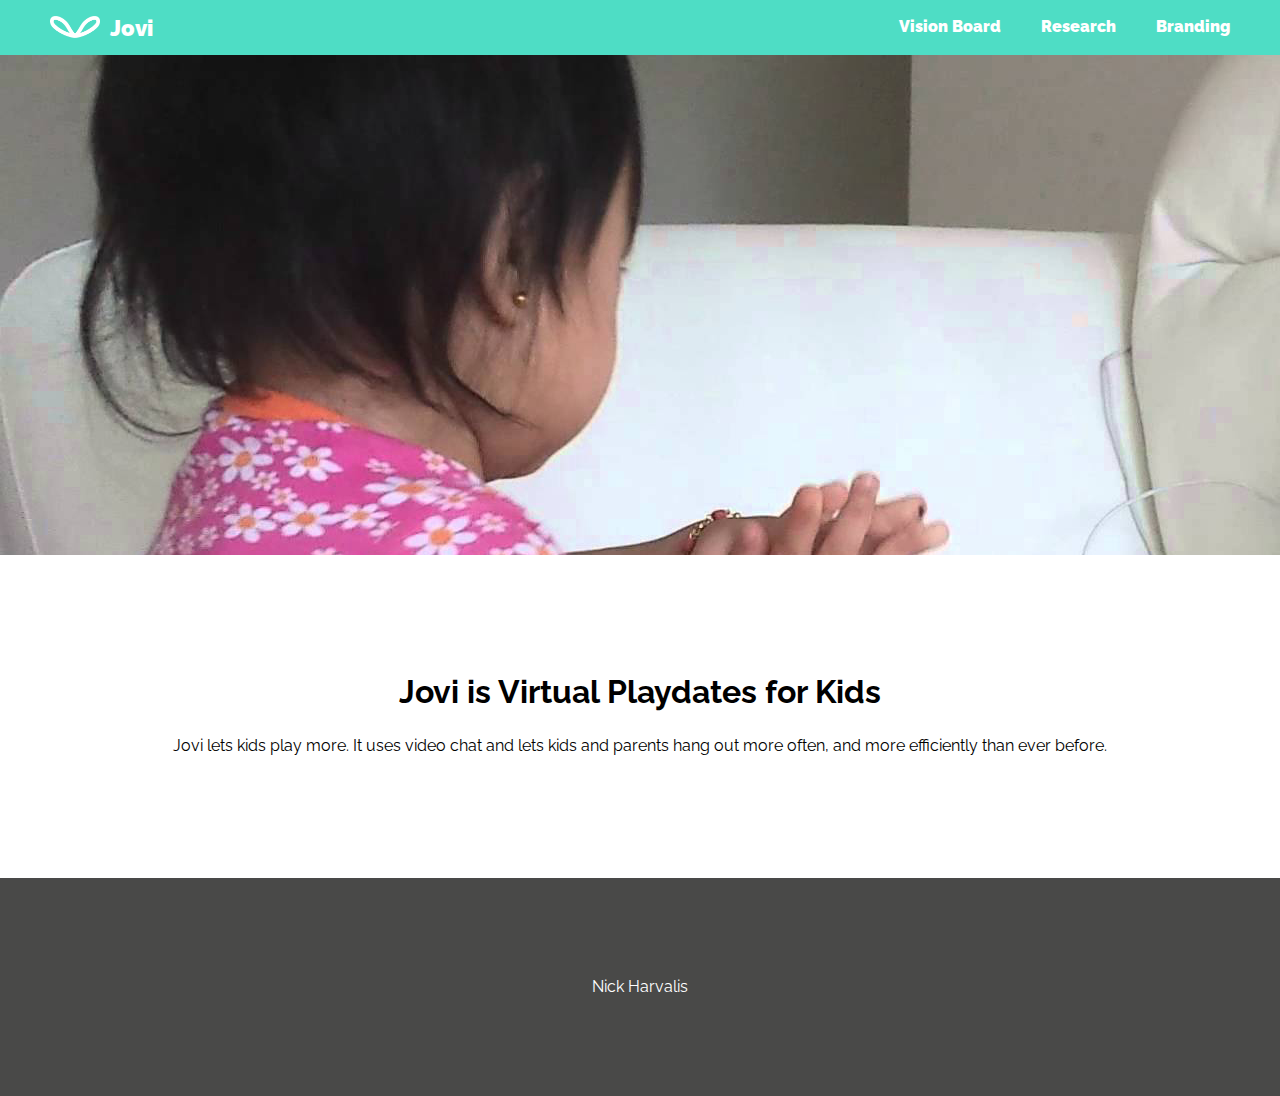
<file: Portfolio_539_Jovi/index.html>
<!DOCTYPE HTML>
<html lang="en">
	<head>
	  <meta charset="UTF-8">
	  <title>Jovi</title>
	  <link href="https://fonts.googleapis.com/css?family=Raleway" rel="stylesheet">
	  <link rel="stylesheet" href="stylesheets/normalize.css">
	  <link rel="stylesheet" href="stylesheets/styles.css">
	</head>

	<body>
		<div class="header">
			<ul class="header-left">
				<li><a href=""><img src="images/Logo_portfolio.png" width="50px"></a></li>
				<li class="brand"><a href="##">Jovi</a></li>
			</ul>
			<ul class="header-right">
				<li><a href="##">Vision Board</a></li>
				<li><a href="##">Research</a></li>
				<li><a href="##">Branding</a></li>
			</ul>
		</div>

		<div class="home-image">
		</div>

		<div class="home-text">
			<h1>Jovi is Virtual Playdates for Kids</h1>
			<p>Jovi lets kids play more. It uses video chat and lets kids and parents hang out more often, and more efficiently than ever before. </p>
		</div>
	</body>

	<footer>
		<span>Nick Harvalis</span>
	</footer>
</html>
</file>
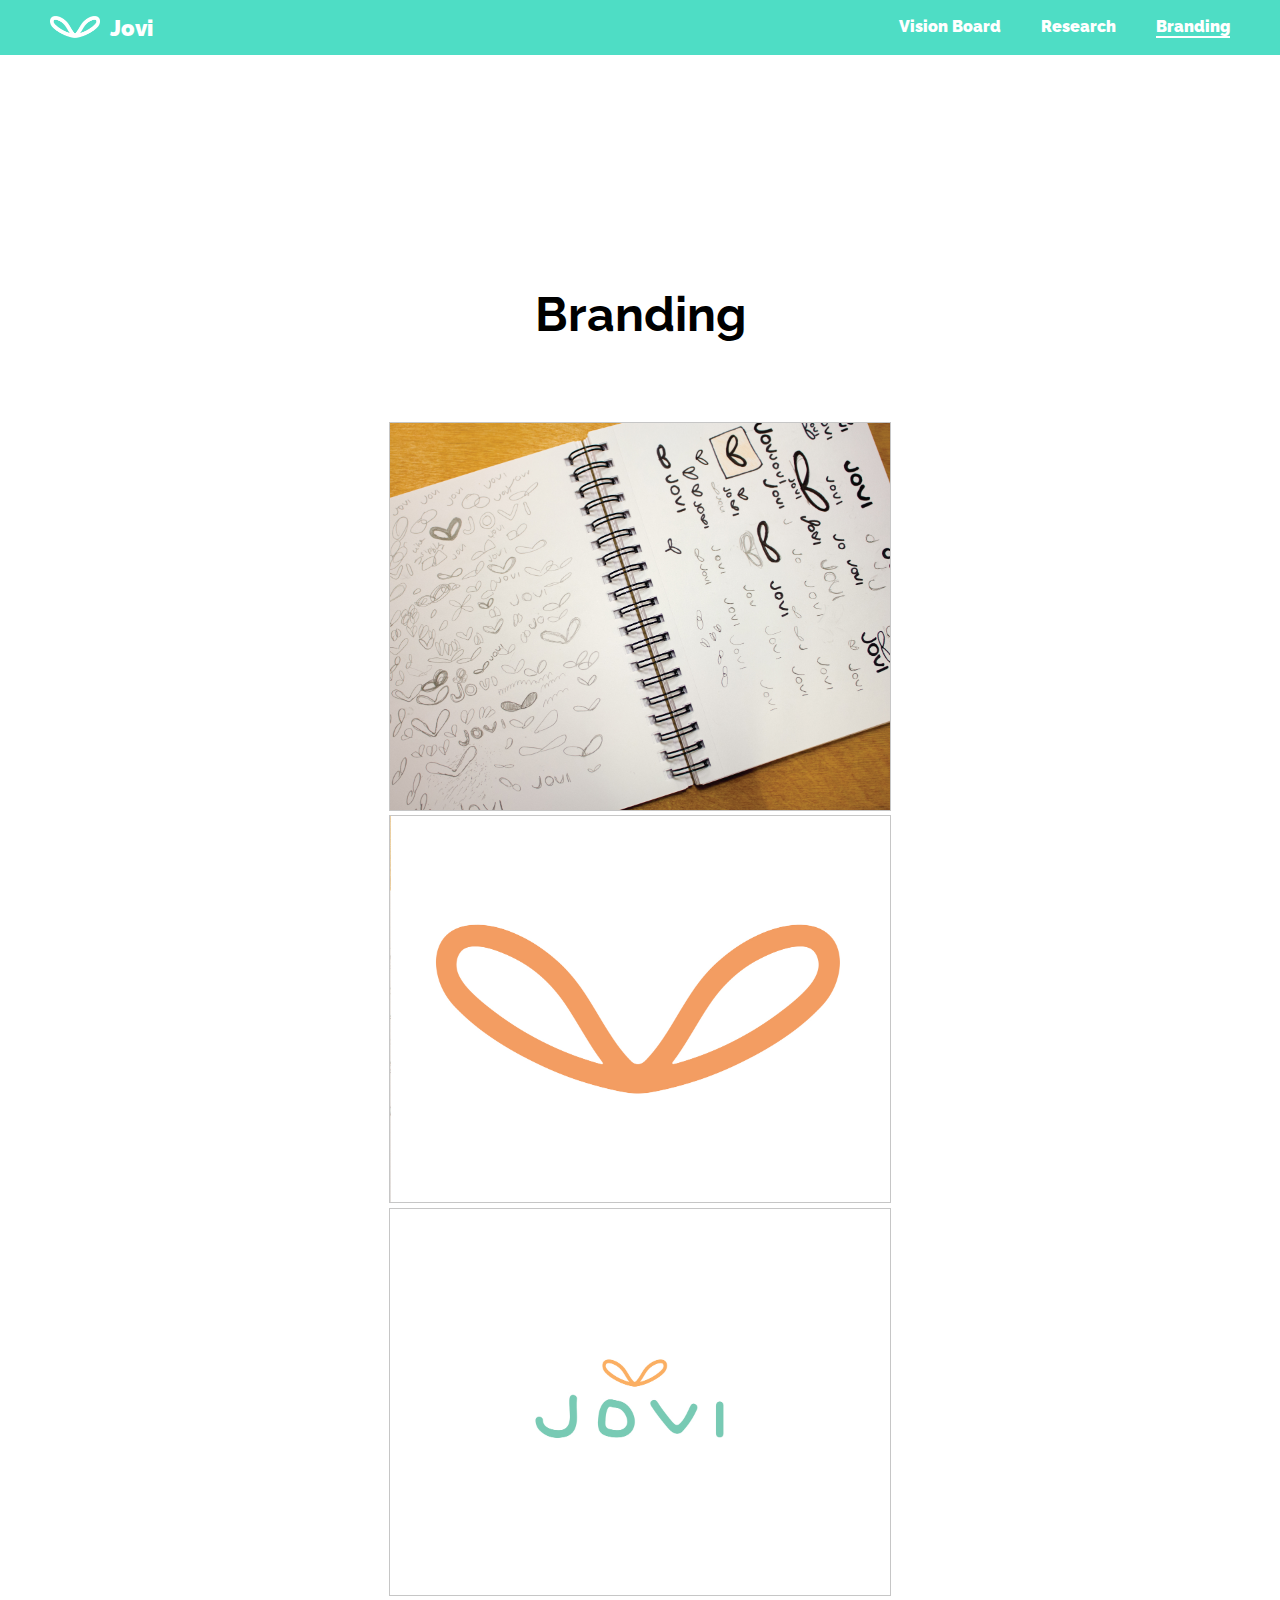
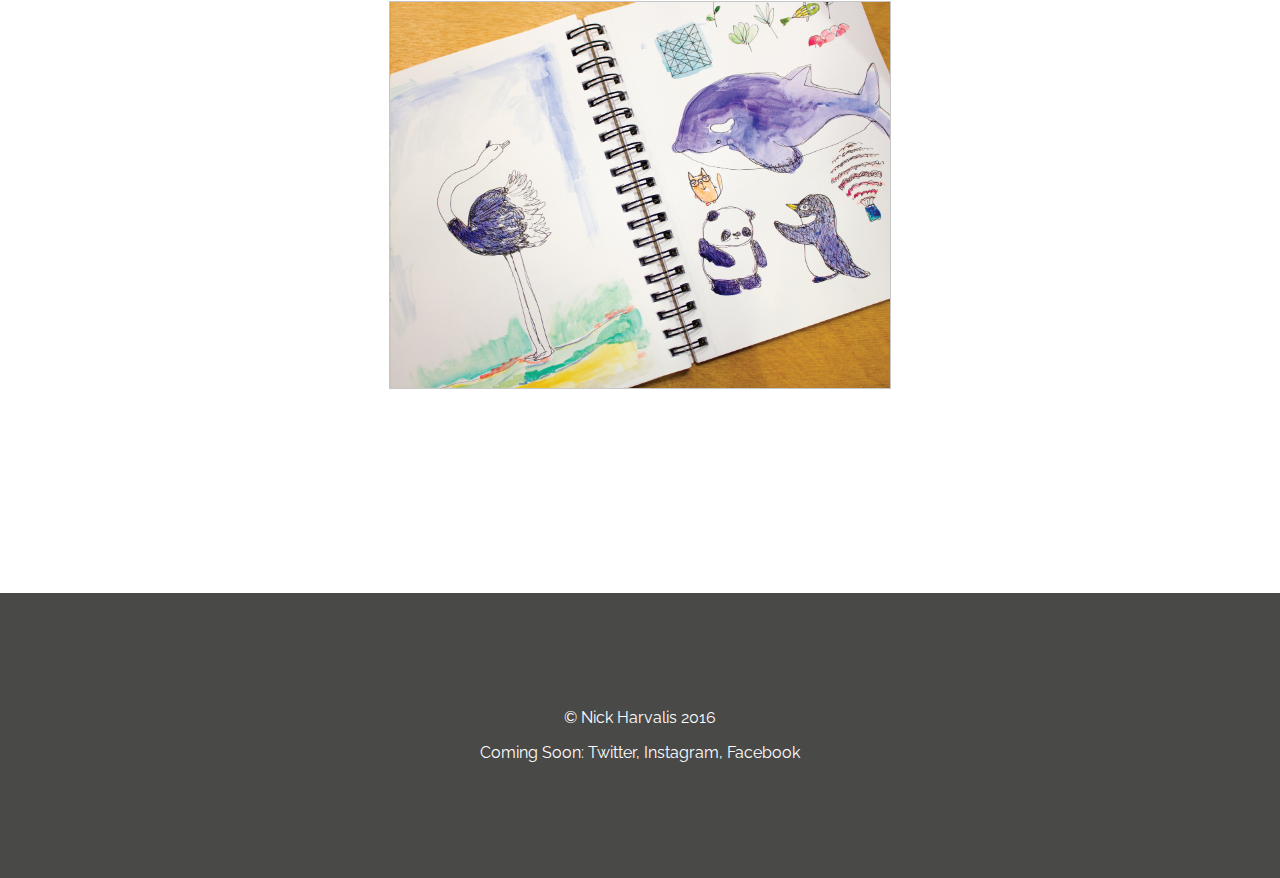
<file: Portfolio_539_Jovi/branding.html>
<!DOCTYPE HTML>
<html lang="en">
	<head>
	  <meta charset="UTF-8">
	  <title>Jovi - Branding</title>
	  <link href="https://fonts.googleapis.com/css?family=Raleway" rel="stylesheet">
	  <link rel="stylesheet" href="stylesheets/normalize.css">
	  <link rel="stylesheet" href="stylesheets/styles.css">
	</head>

<body>
		<div class="header">
			<ul class="header-left">
				<li><a href=""><img src="images/Logo_portfolio.png" width="50px"></a></li>
				<li class="brand"><a href="index.html">Jovi</a></li>
			</ul>
			<ul class="header-right">
				<li><a href="visionboard.html">Vision Board</a></li>
				<li><a href="research.html">Research</a></li>
				<li><a class="active" href="branding.html">Branding</a></li>
			</ul>
		</div>

		<div class="page-content">
			<h1>Branding</h1>
	
			<img src="images/brand_1.jpg" alt="Notebook Sketches">
			<img src="images/brand_2.jpg" alt="Jovi Logo">
			<img src="images/brand_3.jpg" alt="Jovi Brand With Logo">
			<img src="images/brand_4.jpg" alt="Jovi Artwork">

	
		</div>

	</body>

	<footer>
		<p>&copy; Nick Harvalis 2016</p>
		<p>Coming Soon: Twitter, Instagram, Facebook</p>
	</footer>
</html>
</file>
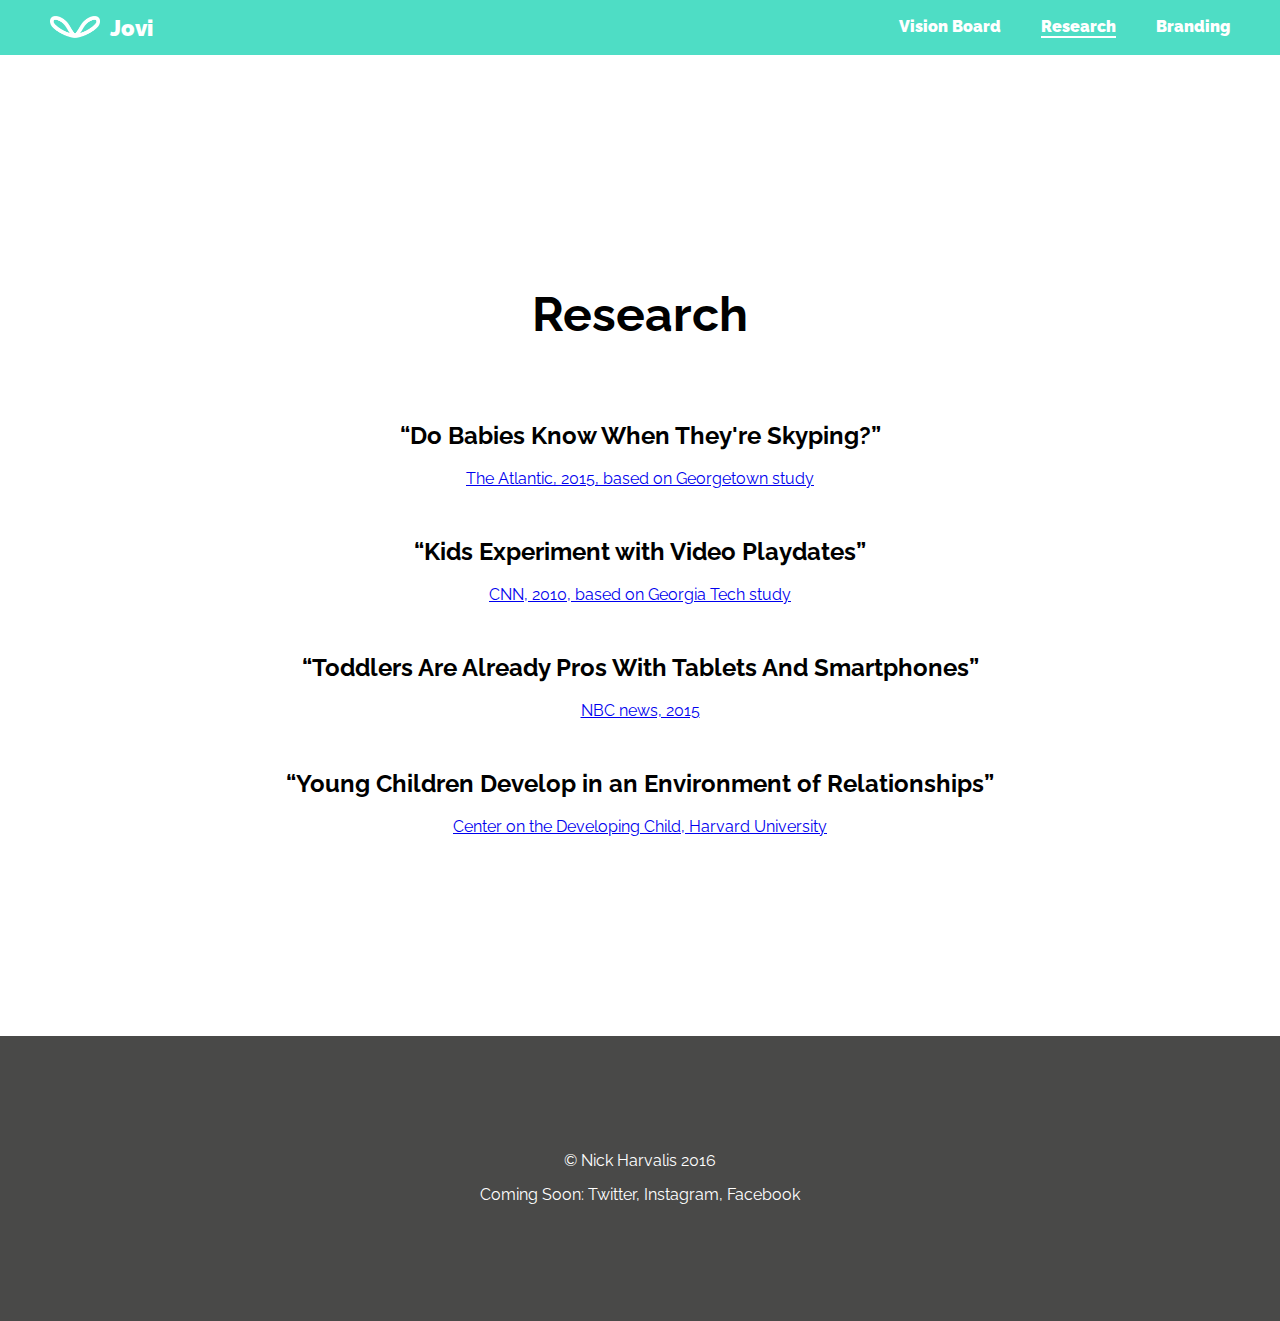
<file: Portfolio_539_Jovi/research.html>
<!DOCTYPE HTML>
<html lang="en">
	<head>
	  <meta charset="UTF-8">
	  <title>Jovi - Research</title>
	  <link href="https://fonts.googleapis.com/css?family=Raleway" rel="stylesheet">
	  <link rel="stylesheet" href="stylesheets/normalize.css">
	  <link rel="stylesheet" href="stylesheets/styles.css">
	</head>

	<body>
		<div class="header">
			<ul class="header-left">
				<li><a href=""><img src="images/Logo_portfolio.png" width="50px"></a></li>
				<li class="brand"><a href="index.html">Jovi</a></li>
			</ul>
			<ul class="header-right">
				<li><a href="visionboard.html">Vision Board</a></li>
				<li><a class="active" href="research.html">Research</a></li>
				<li><a href="branding.html">Branding</a></li>
			</ul>
		</div>

		<div class="page-content">
			<h1>Research</h1>
	
			<h2>“Do Babies Know When They're Skyping?”</h2>
			<a href="http://www.theatlantic.com/technology/archive/2015/09/do-babies-knowwhen-theyre-skyping/404650/" target="_blank">The Atlantic, 2015, based on Georgetown study</a>


			<h2>“Kids Experiment with Video Playdates”</h2>
			<a href="http://www.cnn.com/2010/TECH/innovation/06/11/video.playdate/" target="_blank">CNN, 2010, based on Georgia Tech study</a>

			<h2>“Toddlers Are Already Pros With Tablets And Smartphones”</h2>
			<a href="http://www.nbcnews.com/health/kids-health/toddlers-are-already-prostablets-smartphones-study-finds-n455881" target="_blank">NBC news, 2015</a>

			<h2>“Young Children Develop in an Environment of Relationships”</h2>
			<a href="http://developingchild.harvard.edu/resources/wp1/" target="_blank">Center on the Developing Child, Harvard University</a>

	
		</div>

	</body>

	<footer>
		<p>&copy; Nick Harvalis 2016</p>
		<p>Coming Soon: Twitter, Instagram, Facebook</p>
	</footer>
</html>
</file>
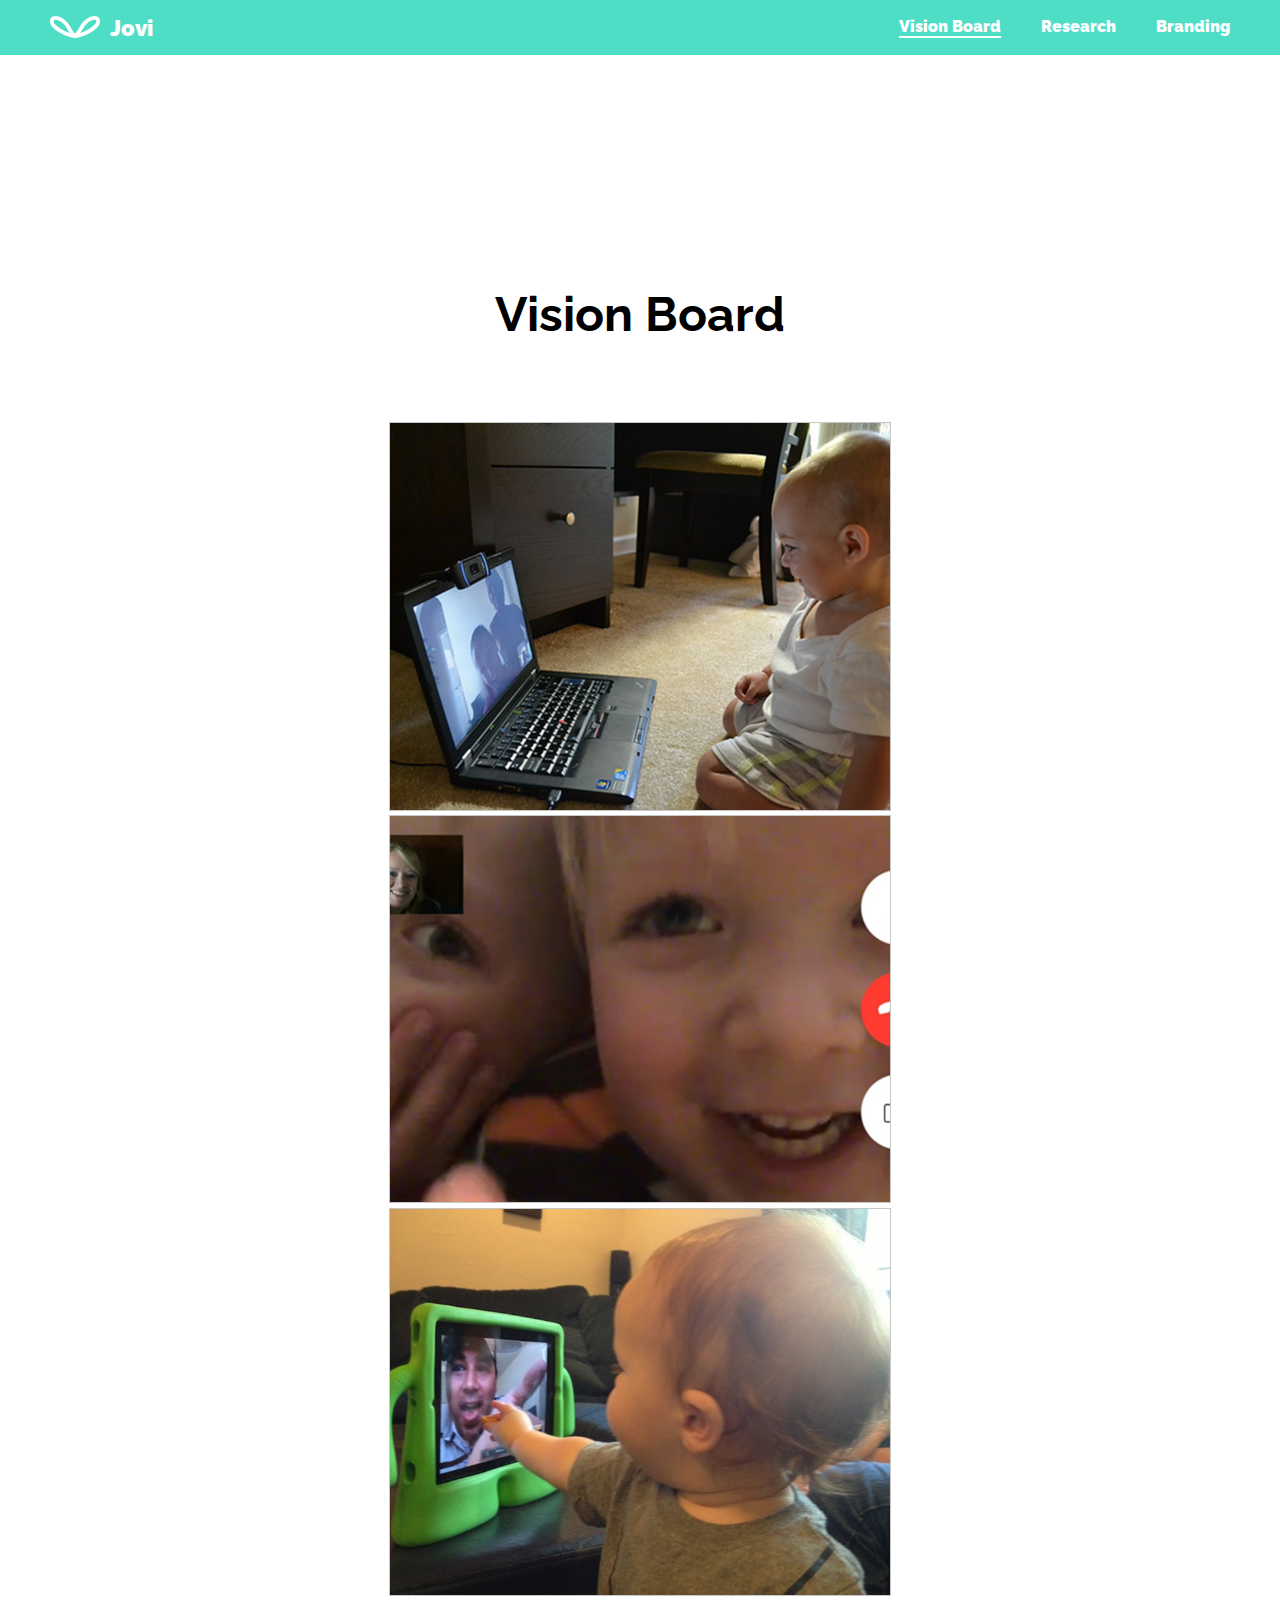
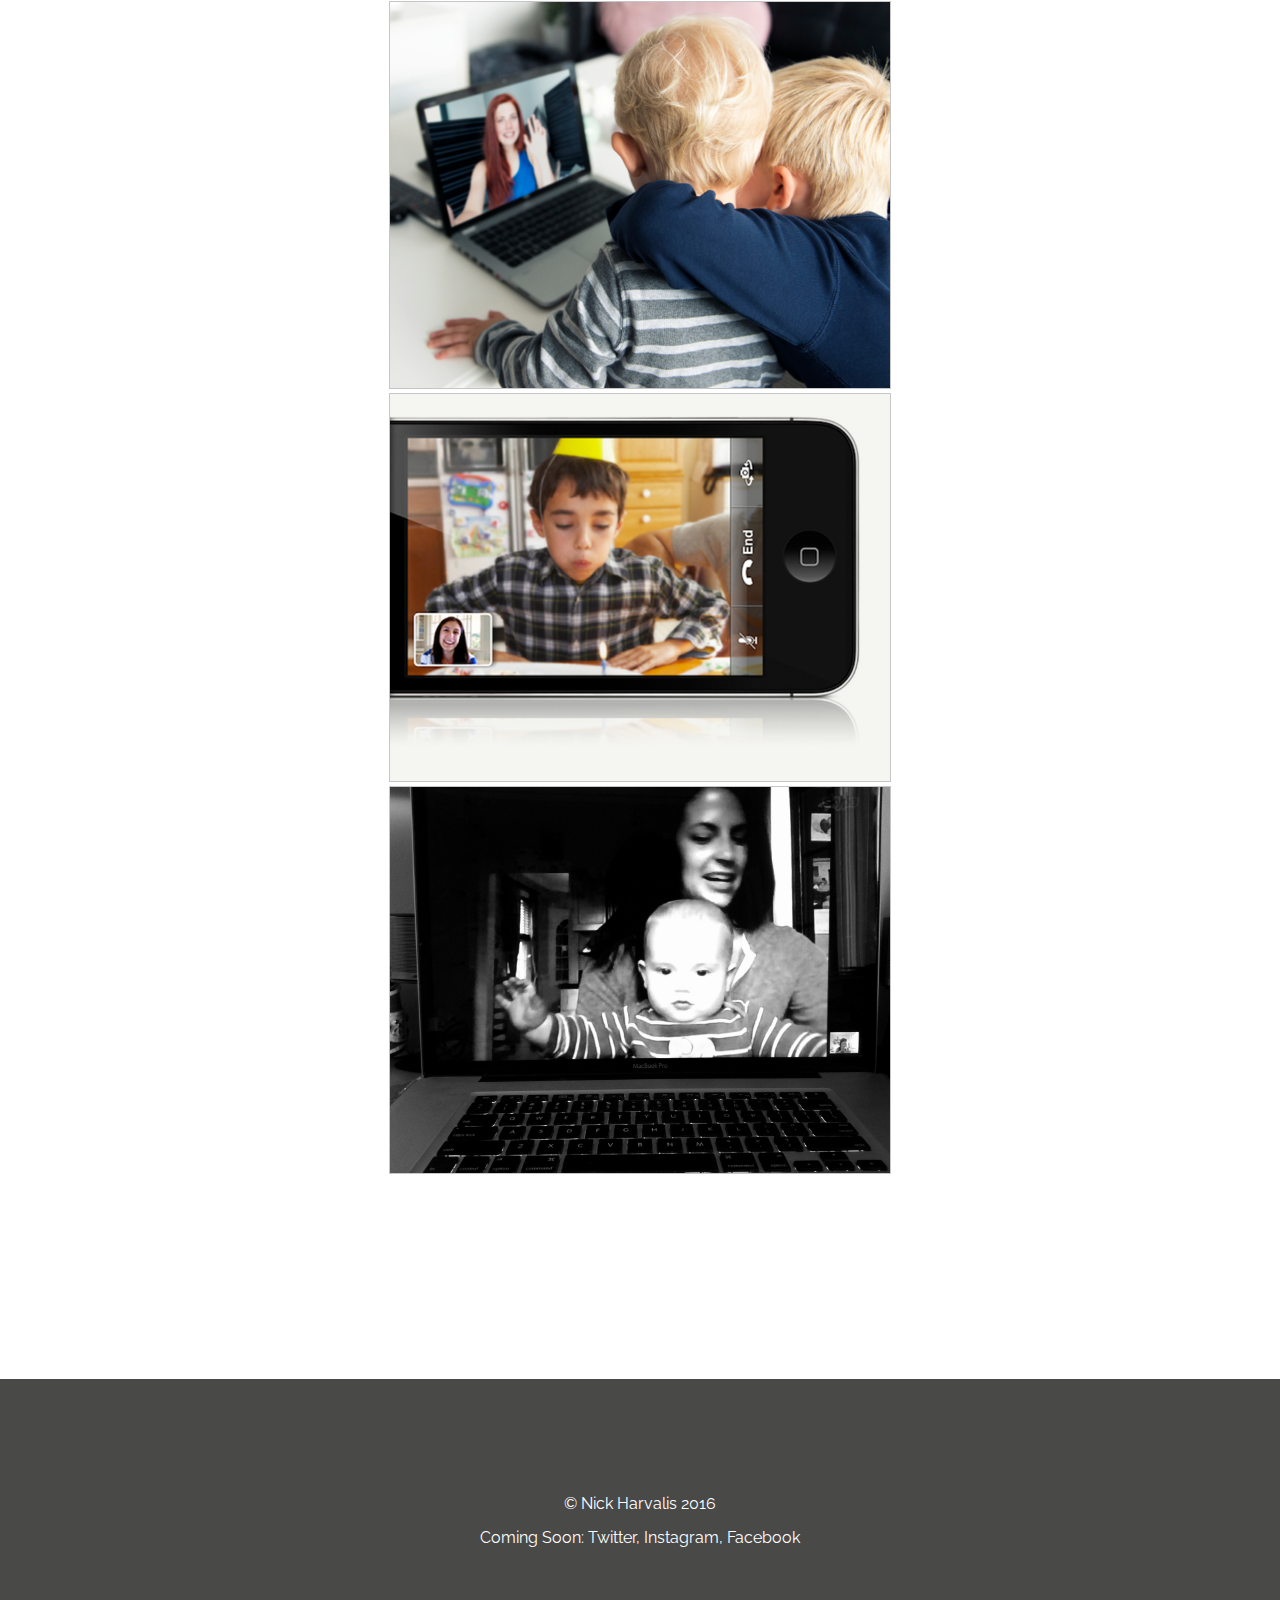
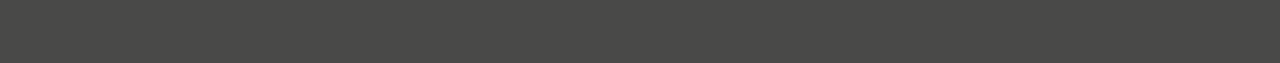
<file: Portfolio_539_Jovi/visionboard.html>
<!DOCTYPE HTML>
<html lang="en">
	<head>
	  <meta charset="UTF-8">
	  <title>Jovi - Vision Board</title>
	  <link href="https://fonts.googleapis.com/css?family=Raleway" rel="stylesheet">
	  <link rel="stylesheet" href="stylesheets/normalize.css">
	  <link rel="stylesheet" href="stylesheets/styles.css">
	</head>

<body>
		<div class="header">
			<ul class="header-left">
				<li><a href=""><img src="images/Logo_portfolio.png" width="50px"></a></li>
				<li class="brand"><a href="index.html">Jovi</a></li>
			</ul>
			<ul class="header-right">
				<li><a class="active" href="visionboard.html">Vision Board</a></li>
				<li><a href="research.html">Research</a></li>
				<li><a href="branding.html">Branding</a></li>
			</ul>
		</div>

		<div class="page-content">
			<h1>Vision Board</h1>
	
			<img src="images/vb_1.jpg" alt="Baby Skyping On Laptop">
			<img src="images/vb_2.jpg" alt="Babies Facetiming With Mom">
			<img src="images/vb_3.jpg" alt="Baby Skyping On iPad">
			<img src="images/vb_4.jpg" alt="Baby Skyping With Mom">
			<img src="images/vb_5.jpg" alt="Happy Birthday On Facetime">
			<img src="images/vb_6.jpg" alt="Mom and Baby On Facetime">
		

	
		</div>

	</body>

	<footer>
		<p>&copy; Nick Harvalis 2016</p>
		<p>Coming Soon: Twitter, Instagram, Facebook</p>
	</footer>
</html>
</file>
<file: Portfolio_539_Jovi/stylesheets/styles.css>
body{
	font-family:'Raleway', sans-serif;
}

.header{
	width: 100%;
	height: 55px;
	background-color: #4eddc5;
	display: inline-flex;
	justify-content: space-between;
}

.header-left{
	display: inline-flex;

	padding-left: 50px;
	/*border: 1px solid black;*/
}

.header-left li{
	list-style: none;
	margin-right: 10px;
	/*border: 1px solid black;*/
}

.header-left li a{
	font-size: 1.4em;
	color: white;
	font-weight: 900;
	text-decoration: none;
}

.header-right{
	display: inline-flex;
	/*border: 1px solid black;*/
	padding:0;
	padding-right: 50px;
	justify-content: flex-start;

}

.header-right li{
	list-style: none;
	margin-left: 40px;
	padding-top: 2px;
	/*border: 1px solid black;*/
}

.header-right li a{
	color: white;
	font-weight: 900;
	text-decoration: none;
}

.header-right li a:hover{
	color:#494948;
}

.home-image{
	width: 100%;
	height:500px;
	min-height: 50px;
	background-image: url('../images/friends.jpg');
}

.home-text{
	margin: 0 auto;
	text-align: center;
	padding: 100px;
	line-height: 2em;
}

footer{
	background-color: #494948;
	text-align: center;
	padding: 100px;
	color: white;
}

footer span{
	color: white;
}

.active{
	border-bottom: 2px solid;
}

.page-content{
	text-align: center;
	padding:200px;
}

.page-content h1{
	margin-bottom: 80px;
	font-size: 3em;
}

.page-content h2{
	margin-top: 50px;
/*	border:4px solid black;
*/}

.page-content img{
	margin: 0 auto;
	border: 1px solid #c6c6c6;
	width: 500px;
}






@media only screen and (max-width: 900px) {
	.page-content{
    	padding: 50px 20px;
    }

    .page-content img{
    	width: 100%;
    }

}



@media only screen and (max-width: 600px) {
 

    .brand {
    	display: none;
    }

    .header-left{
    	padding-left: 20px;
    }

    .header-right{
    	padding-right: 20px;
    }

    .header-right li{
    	margin-left: 20px;
    }

    .header-right li a{
    	font-size: .9em;
    }

    .home-text{
    	padding: 50px 20px;
    }

    .page-content{
    	padding: 50px 20px;
    }

    .page-content img{
    	width: 100%;
    }
}
</file>
